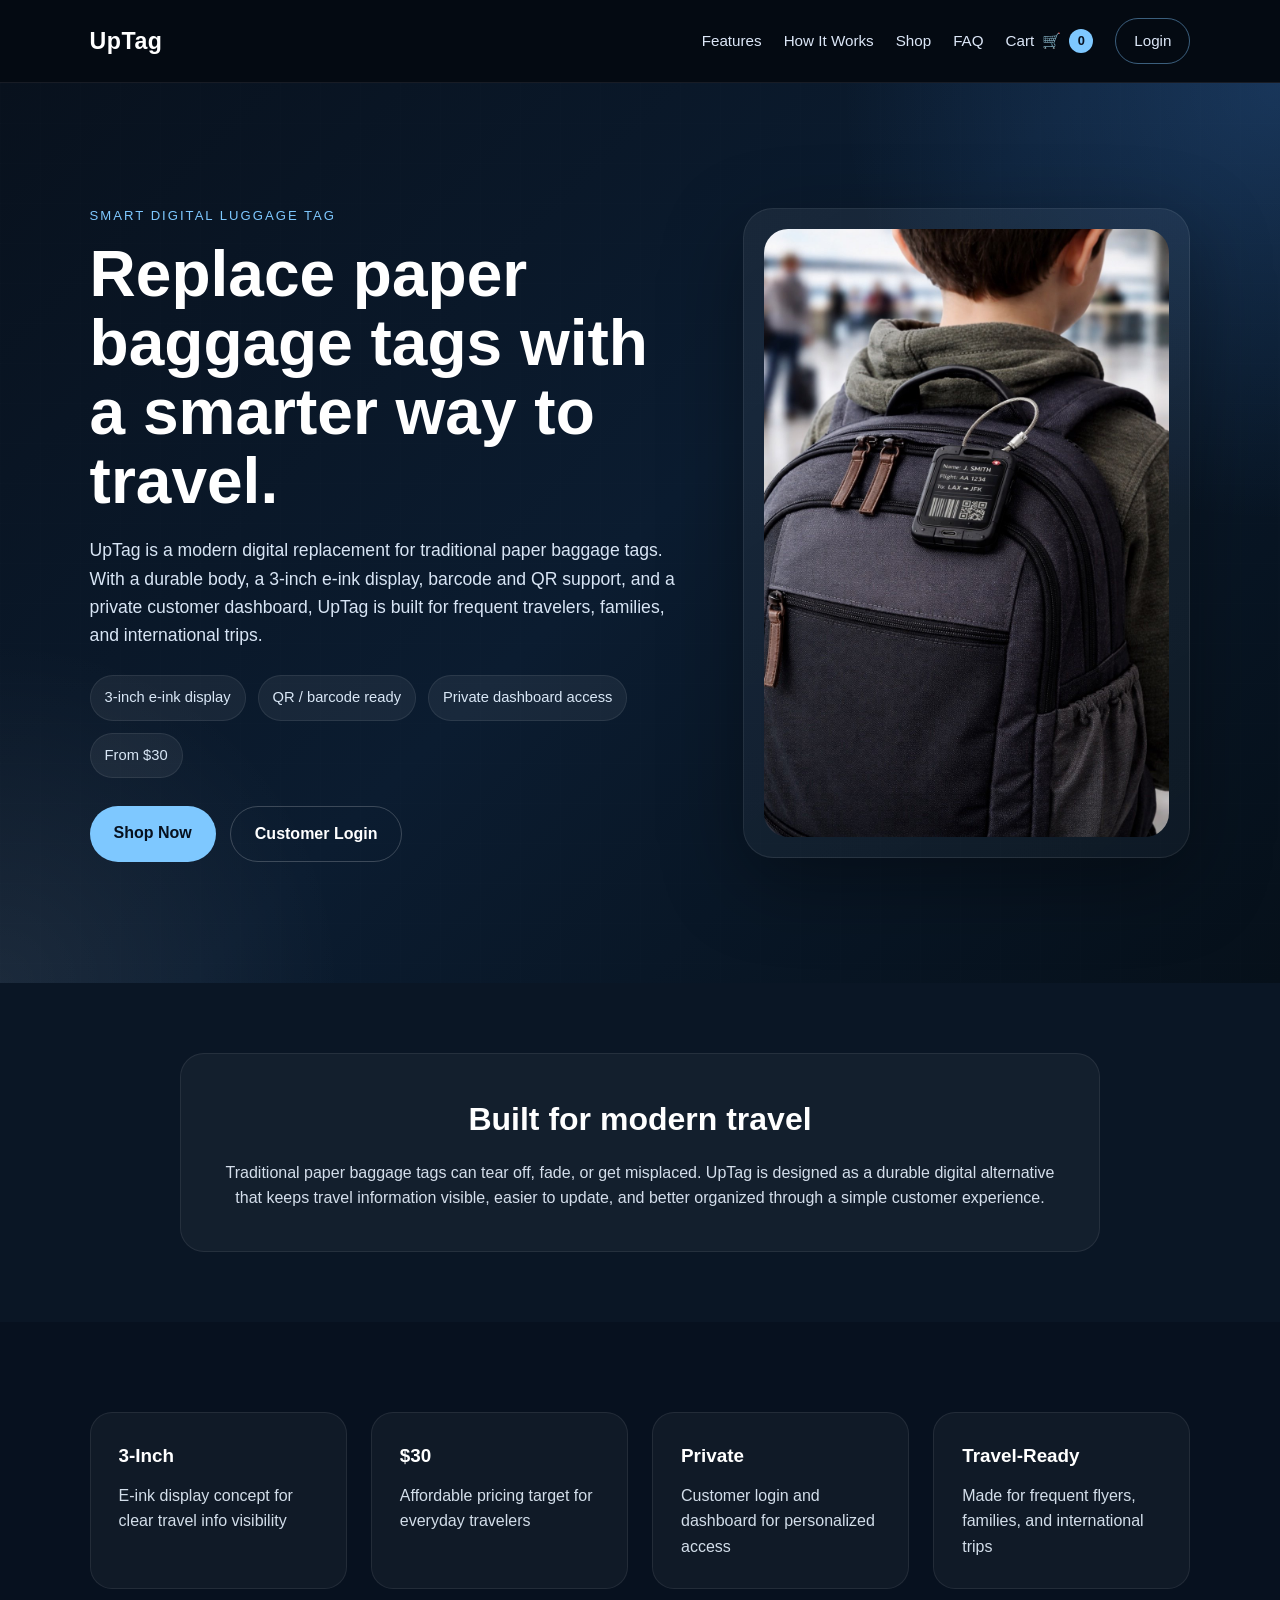
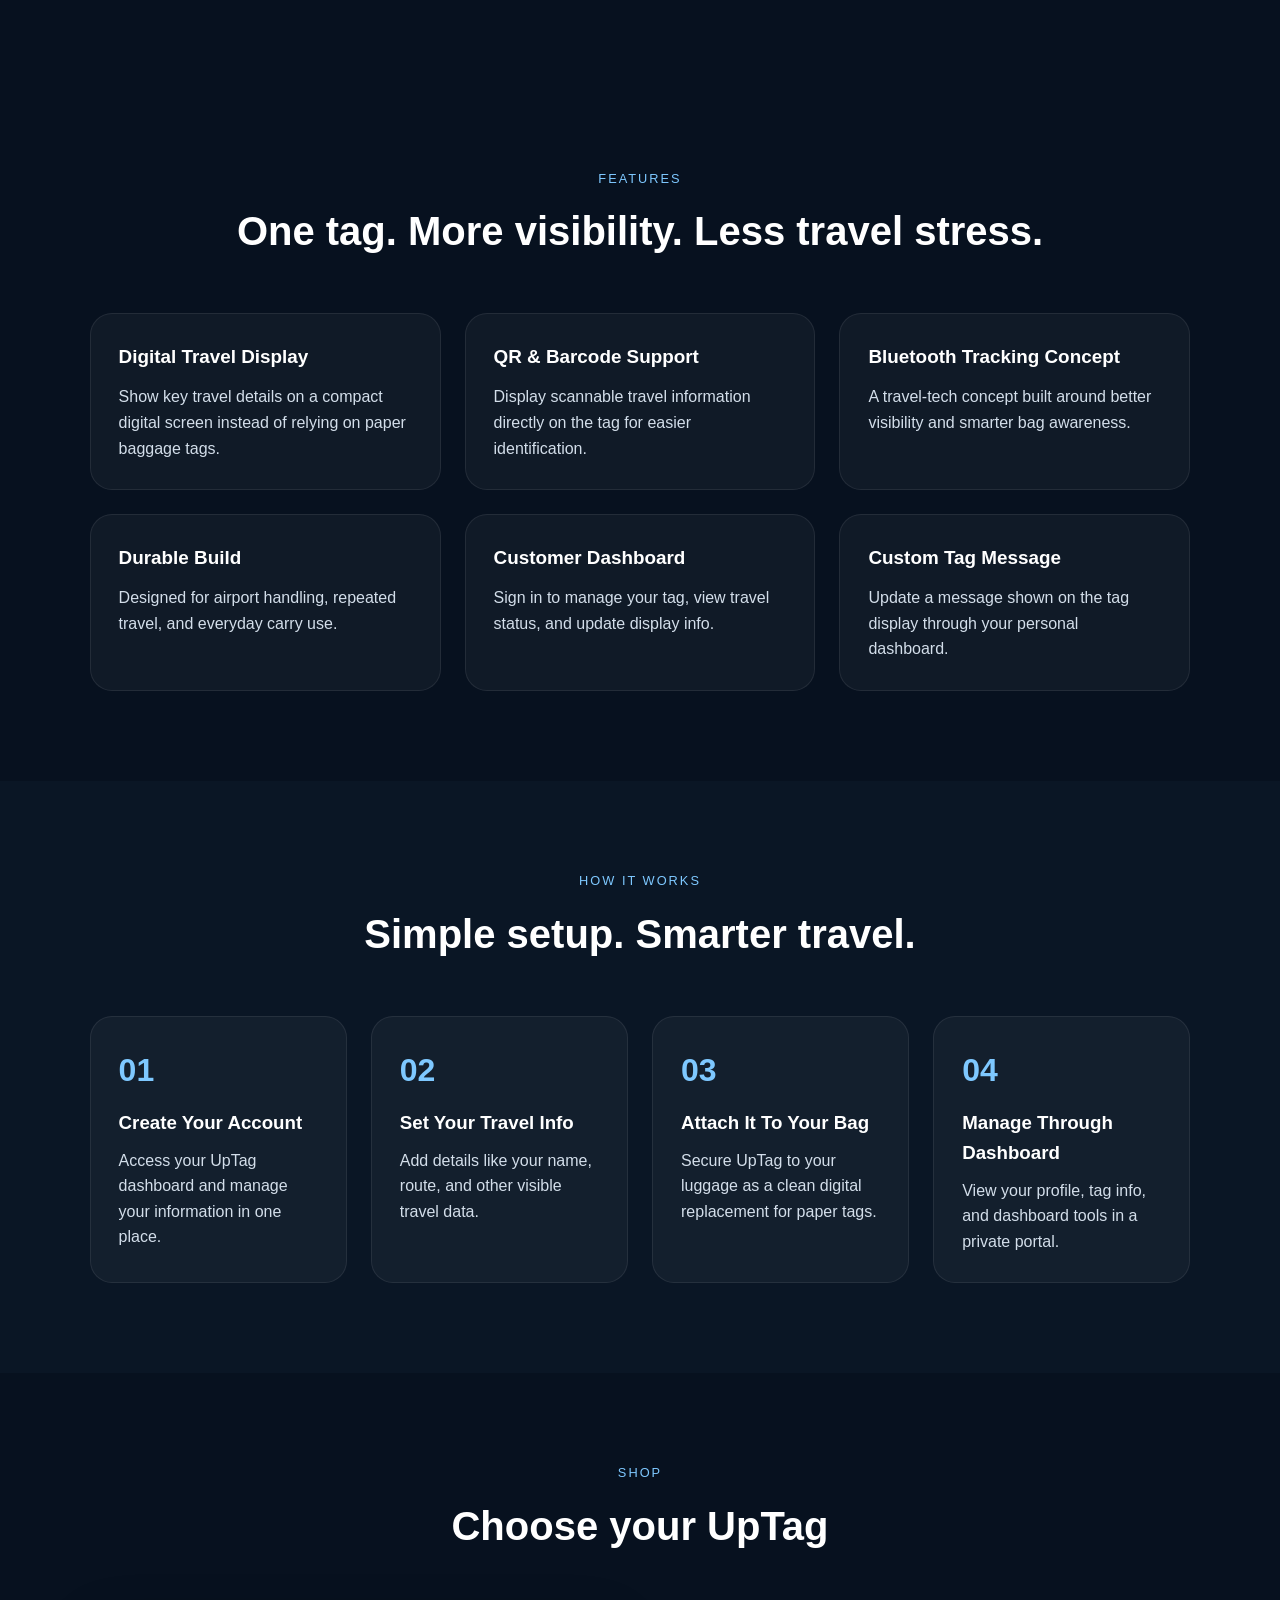
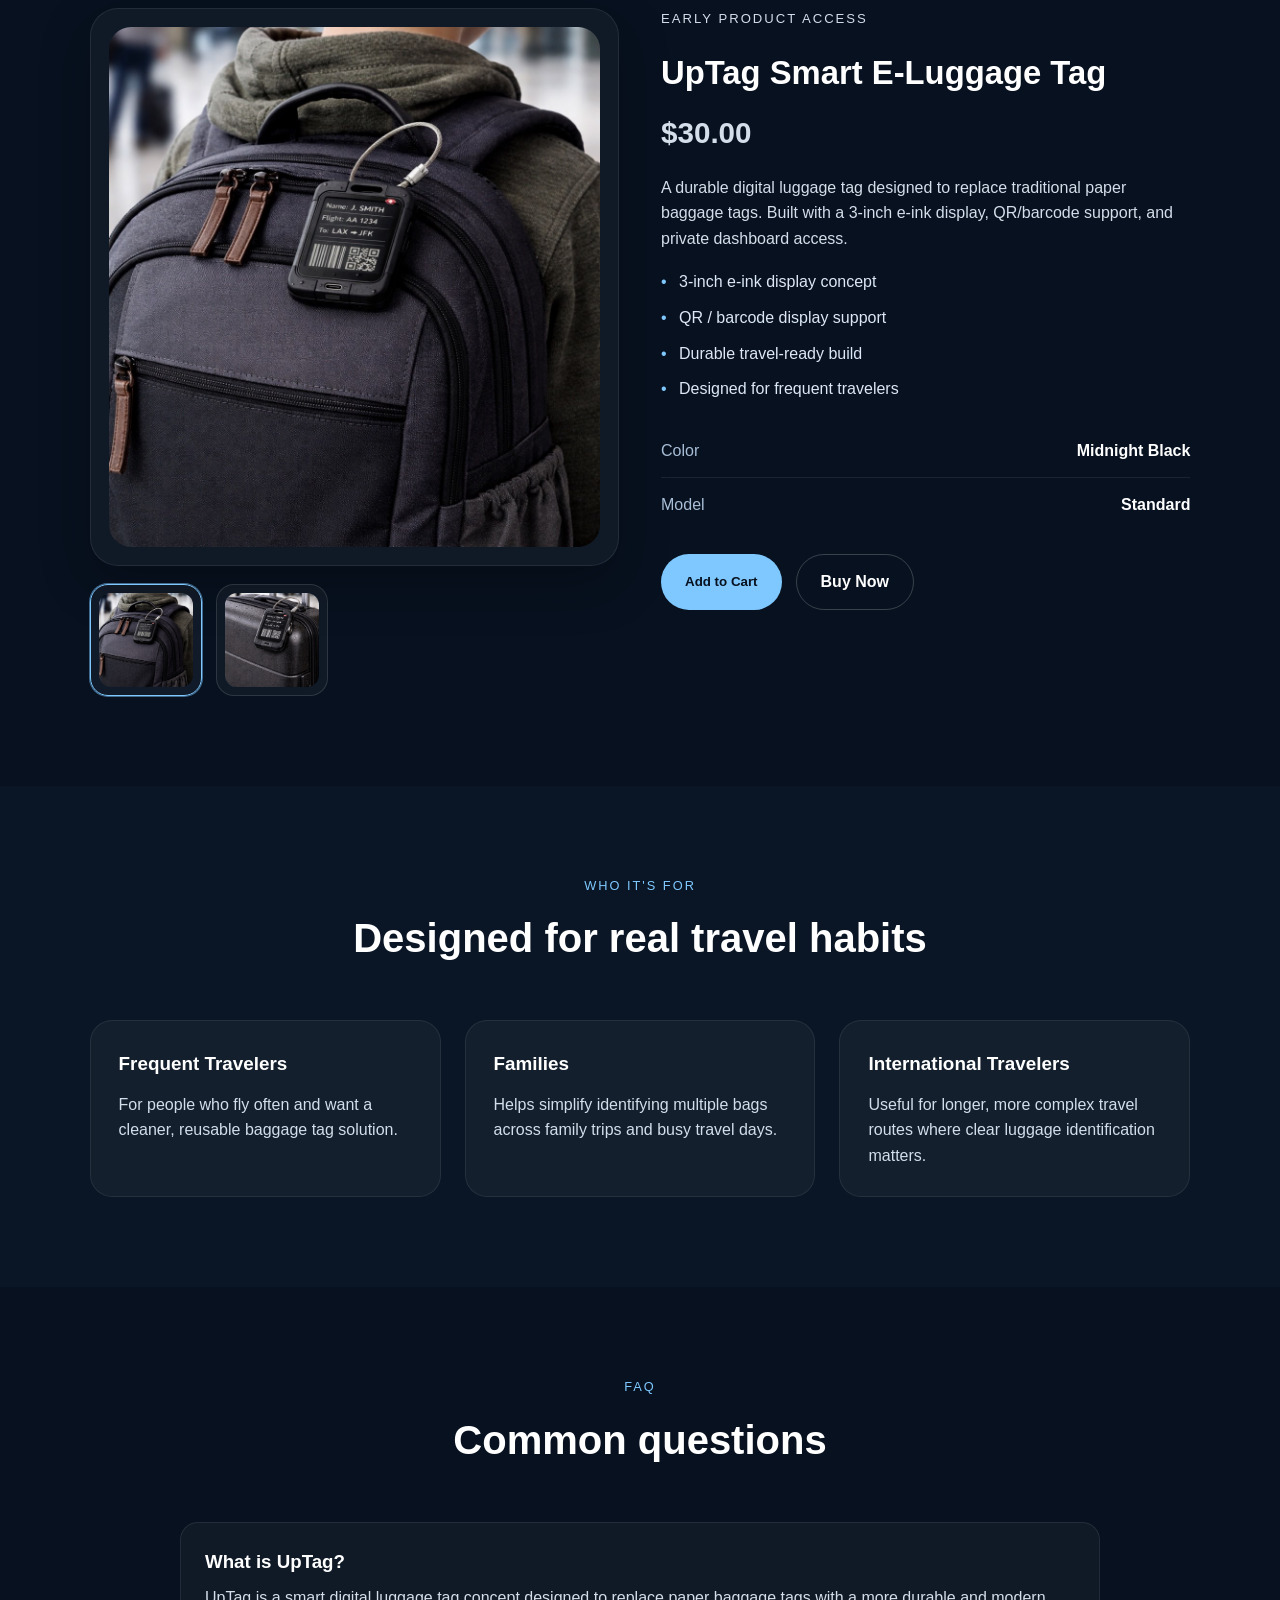
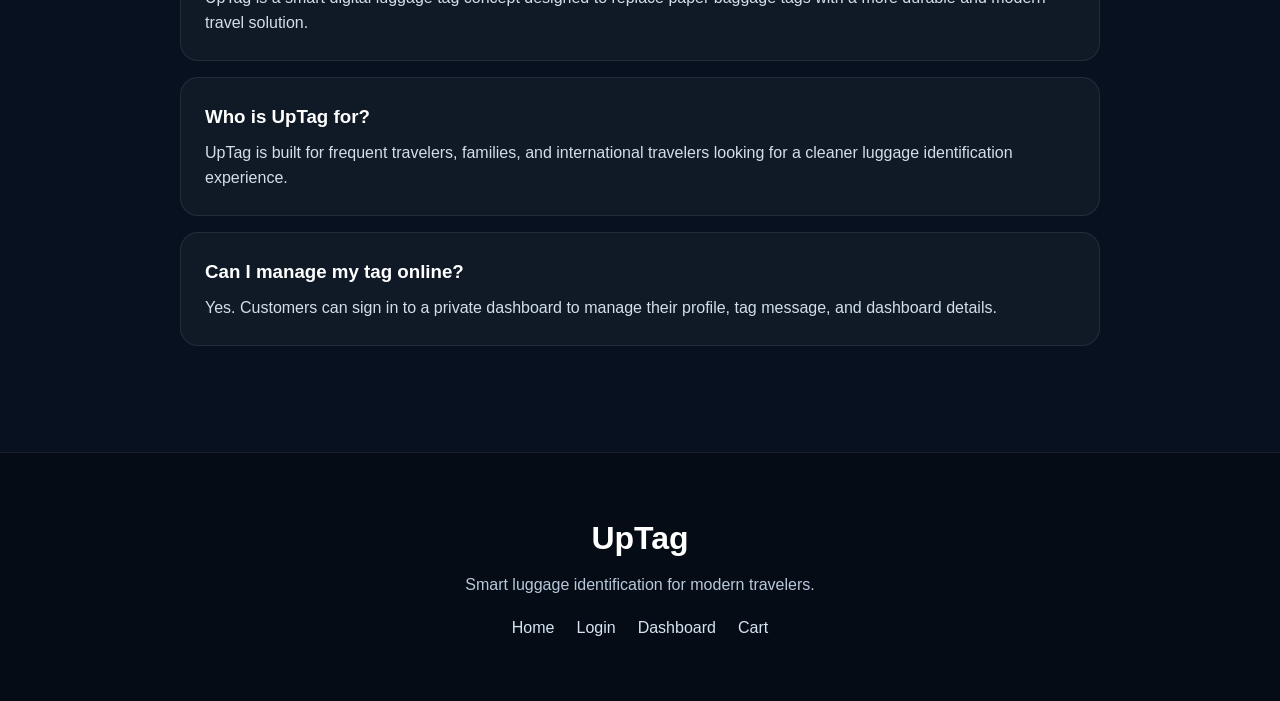
<file: index.html>
<!DOCTYPE html>
<html lang="en">
<head>
  <meta charset="UTF-8" />
  <meta name="viewport" content="width=device-width, initial-scale=1.0" />
  <title>UpTag | Smart Digital Luggage Tag</title>
  <meta
    name="description"
    content="UpTag is a smart digital luggage tag with a 3-inch e-ink display, QR and barcode support, customer dashboard access, and a modern travel-ready design."
  />
  <link rel="stylesheet" href="style.css" />
</head>
<body>
  <header class="navbar">
    <a href="index.html" class="logo">UpTag</a>

    <nav>
      <a href="#features">Features</a>
      <a href="#how">How It Works</a>
      <a href="#shop">Shop</a>
      <a href="#faq">FAQ</a>
      <a href="buy.html" class="cart-link">
        Cart
        <span class="cart-icon">🛒</span>
        <span id="cartCount" class="cart-count">0</span>
      </a>
      <a href="login.html" class="nav-login">Login</a>
    </nav>
  </header>

  <section class="hero">
    <div class="hero-overlay"></div>

    <div class="hero-content hero-grid">
      <div class="hero-copy">
        <p class="eyebrow">SMART DIGITAL LUGGAGE TAG</p>
        <h1>Replace paper baggage tags with a smarter way to travel.</h1>
        <p class="hero-text">
          UpTag is a modern digital replacement for traditional paper baggage tags.
          With a durable body, a 3-inch e-ink display, barcode and QR support,
          and a private customer dashboard, UpTag is built for frequent travelers,
          families, and international trips.
        </p>

        <div class="hero-points">
          <span>3-inch e-ink display</span>
          <span>QR / barcode ready</span>
          <span>Private dashboard access</span>
          <span>From $30</span>
        </div>

        <div class="hero-buttons">
          <a href="#shop" class="btn btn-primary">Shop Now</a>
          <a href="login.html" class="btn btn-secondary">Customer Login</a>
        </div>
      </div>

      <div class="hero-visual">
        <div class="hero-visual-card">
          <img
            src="./images/image.png"
            alt="UpTag attached to suitcase"
            class="hero-product-image"
          />
        </div>
      </div>
    </div>
  </section>

  <section class="intro">
    <div class="intro-card">
      <h2>Built for modern travel</h2>
      <p>
        Traditional paper baggage tags can tear off, fade, or get misplaced.
        UpTag is designed as a durable digital alternative that keeps travel
        information visible, easier to update, and better organized through a
        simple customer experience.
      </p>
    </div>
  </section>

  <section class="section stats-section">
    <div class="stats-grid">
      <div class="stat-card">
        <h3>3-Inch</h3>
        <p>E-ink display concept for clear travel info visibility</p>
      </div>
      <div class="stat-card">
        <h3>$30</h3>
        <p>Affordable pricing target for everyday travelers</p>
      </div>
      <div class="stat-card">
        <h3>Private</h3>
        <p>Customer login and dashboard for personalized access</p>
      </div>
      <div class="stat-card">
        <h3>Travel-Ready</h3>
        <p>Made for frequent flyers, families, and international trips</p>
      </div>
    </div>
  </section>

  <section id="features" class="section">
    <div class="section-title">
      <p>FEATURES</p>
      <h2>One tag. More visibility. Less travel stress.</h2>
    </div>

    <div class="feature-grid">
      <div class="feature-card">
        <h3>Digital Travel Display</h3>
        <p>
          Show key travel details on a compact digital screen instead of relying
          on paper baggage tags.
        </p>
      </div>

      <div class="feature-card">
        <h3>QR & Barcode Support</h3>
        <p>
          Display scannable travel information directly on the tag for easier
          identification.
        </p>
      </div>

      <div class="feature-card">
        <h3>Bluetooth Tracking Concept</h3>
        <p>
          A travel-tech concept built around better visibility and smarter bag
          awareness.
        </p>
      </div>

      <div class="feature-card">
        <h3>Durable Build</h3>
        <p>
          Designed for airport handling, repeated travel, and everyday carry use.
        </p>
      </div>

      <div class="feature-card">
        <h3>Customer Dashboard</h3>
        <p>
          Sign in to manage your tag, view travel status, and update display info.
        </p>
      </div>

      <div class="feature-card">
        <h3>Custom Tag Message</h3>
        <p>
          Update a message shown on the tag display through your personal dashboard.
        </p>
      </div>
    </div>
  </section>

  <section id="how" class="section alt-section">
    <div class="section-title">
      <p>HOW IT WORKS</p>
      <h2>Simple setup. Smarter travel.</h2>
    </div>

    <div class="steps">
      <div class="step">
        <span>01</span>
        <h3>Create Your Account</h3>
        <p>Access your UpTag dashboard and manage your information in one place.</p>
      </div>

      <div class="step">
        <span>02</span>
        <h3>Set Your Travel Info</h3>
        <p>Add details like your name, route, and other visible travel data.</p>
      </div>

      <div class="step">
        <span>03</span>
        <h3>Attach It To Your Bag</h3>
        <p>Secure UpTag to your luggage as a clean digital replacement for paper tags.</p>
      </div>

      <div class="step">
        <span>04</span>
        <h3>Manage Through Dashboard</h3>
        <p>View your profile, tag info, and dashboard tools in a private portal.</p>
      </div>
    </div>
  </section>

  <section id="shop" class="section">
    <div class="section-title">
      <p>SHOP</p>
      <h2>Choose your UpTag</h2>
    </div>

    <div class="product-card shop-card">
      <div class="product-gallery-wrap">
        <div class="product-image-main">
          <img
            id="mainProductImage"
            src="./images/image.png"
            alt="UpTag attached to suitcase"
            class="product-photo featured-photo"
          />
        </div>

        <div class="product-thumbs">
          <button
            type="button"
            class="thumb-btn active-thumb"
            data-image="./images/image.png"
            data-alt="UpTag attached to suitcase"
          >
            <img src="./images/image.png" alt="Suitcase view" class="thumb-photo" />
          </button>

          <button
            type="button"
            class="thumb-btn"
            data-image="./images/image-2.png"
            data-alt="UpTag attached to backpack"
          >
            <img src="./images/image-2.png" alt="Backpack view" class="thumb-photo" />
          </button>
        </div>
      </div>

      <div class="product-info">
        <p class="eyebrow">EARLY PRODUCT ACCESS</p>
        <h3>UpTag Smart E-Luggage Tag</h3>
        <p class="price">$30.00</p>

        <p>
          A durable digital luggage tag designed to replace traditional paper baggage tags.
          Built with a 3-inch e-ink display, QR/barcode support, and private dashboard access.
        </p>

        <ul class="product-highlights">
          <li>3-inch e-ink display concept</li>
          <li>QR / barcode display support</li>
          <li>Durable travel-ready build</li>
          <li>Designed for frequent travelers</li>
        </ul>

        <div class="fixed-product-info">
          <div class="status-row">
            <span>Color</span>
            <strong>Midnight Black</strong>
          </div>

          <div class="status-row">
            <span>Model</span>
            <strong>Standard</strong>
          </div>
        </div>

        <div class="shop-buttons">
          <button class="btn btn-primary" type="button" id="addToCartBtn">Add to Cart</button>
          <a href="buy.html" class="btn btn-secondary" id="buyNowBtn">Buy Now</a>
        </div>

        <p id="cartMessage" class="site-message"></p>
      </div>
    </div>
  </section>

  <section class="section alt-section audience-section">
    <div class="section-title">
      <p>WHO IT'S FOR</p>
      <h2>Designed for real travel habits</h2>
    </div>

    <div class="audience-grid">
      <div class="feature-card">
        <h3>Frequent Travelers</h3>
        <p>For people who fly often and want a cleaner, reusable baggage tag solution.</p>
      </div>
      <div class="feature-card">
        <h3>Families</h3>
        <p>Helps simplify identifying multiple bags across family trips and busy travel days.</p>
      </div>
      <div class="feature-card">
        <h3>International Travelers</h3>
        <p>Useful for longer, more complex travel routes where clear luggage identification matters.</p>
      </div>
    </div>
  </section>

  <section id="faq" class="section">
    <div class="section-title">
      <p>FAQ</p>
      <h2>Common questions</h2>
    </div>

    <div class="faq-list">
      <div class="faq-item">
        <h3>What is UpTag?</h3>
        <p>
          UpTag is a smart digital luggage tag concept designed to replace paper
          baggage tags with a more durable and modern travel solution.
        </p>
      </div>

      <div class="faq-item">
        <h3>Who is UpTag for?</h3>
        <p>
          UpTag is built for frequent travelers, families, and international
          travelers looking for a cleaner luggage identification experience.
        </p>
      </div>

      <div class="faq-item">
        <h3>Can I manage my tag online?</h3>
        <p>
          Yes. Customers can sign in to a private dashboard to manage their
          profile, tag message, and dashboard details.
        </p>
      </div>
    </div>
  </section>

  <footer class="footer">
    <h2>UpTag</h2>
    <p>Smart luggage identification for modern travelers.</p>

    <div class="footer-links">
      <a href="index.html">Home</a>
      <a href="login.html">Login</a>
      <a href="dashboard.html">Dashboard</a>
      <a href="buy.html">Cart</a>
    </div>
  </footer>

  <script src="script.js"></script>
</body>
</html>
</file>
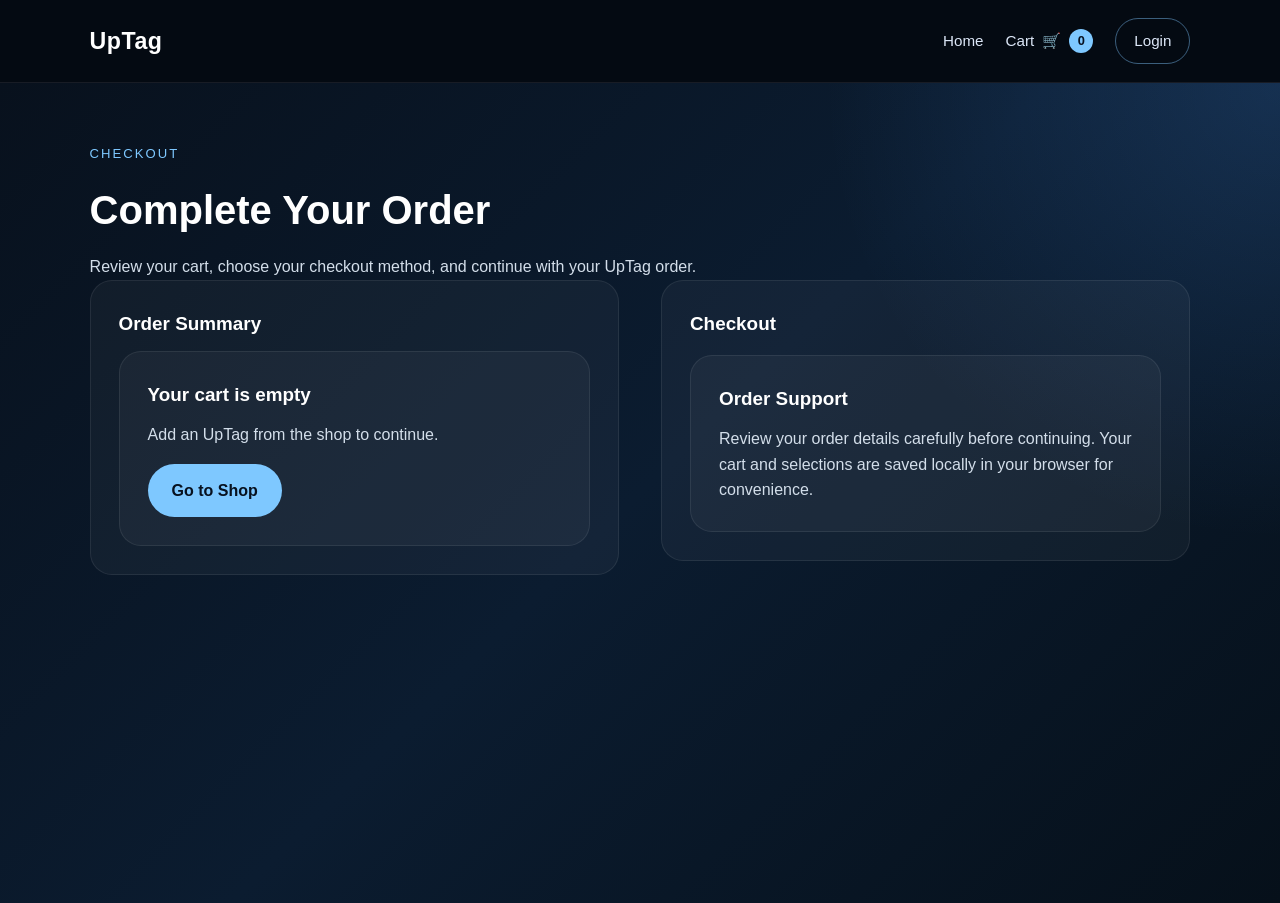
<file: buy.html>
<!DOCTYPE html>
<html lang="en">
<head>
  <meta charset="UTF-8" />
  <meta name="viewport" content="width=device-width, initial-scale=1.0" />
  <title>Buy UpTag</title>
  <link rel="stylesheet" href="style.css" />
</head>
<body>
  <header class="navbar">
    <a href="index.html" class="logo">UpTag</a>
    <nav>
      <a href="index.html">Home</a>
      <a href="buy.html" class="cart-link">
        Cart
        <span class="cart-icon">🛒</span>
        <span id="cartCount" class="cart-count">0</span>
      </a>
      <a href="login.html" class="nav-login">Login</a>
    </nav>
  </header>

  <section class="dashboard-page">
    <div class="dashboard-wrap">
      <div class="dashboard-header">
        <p class="eyebrow">CHECKOUT</p>
        <h1>Complete Your Order</h1>
        <p class="dashboard-text">
          Review your cart, choose your checkout method, and continue with your UpTag order.
        </p>
      </div>

      <div class="product-card buy-layout">
        <div class="dashboard-card">
          <h3>Order Summary</h3>

          <div id="emptyCartMessage" class="info-box hidden">
            <h3>Your cart is empty</h3>
            <p>Add an UpTag from the shop to continue.</p>
            <a href="index.html#shop" class="btn btn-primary top-space">Go to Shop</a>
          </div>

          <div id="cartSummaryBox">
            <div class="status-row">
              <span>Product</span>
              <strong id="buyProductName">UpTag Smart E-Luggage Tag</strong>
            </div>
            <div class="status-row">
              <span>Model</span>
              <strong id="buyModel">Standard</strong>
            </div>
            <div class="status-row">
              <span>Color</span>
              <strong id="buyColor">Midnight Black</strong>
            </div>
            <div class="status-row">
              <span>Quantity</span>
              <strong id="buyQuantity">1</strong>
            </div>
            <div class="status-row">
              <span>Subtotal</span>
              <strong id="buySubtotal">$30.00</strong>
            </div>
            <div class="status-row">
              <span>Shipping</span>
              <strong id="buyShipping">Free</strong>
            </div>
            <div class="status-row total-row">
              <span>Total</span>
              <strong id="buyTotal">$30.00</strong>
            </div>

            <div class="buy-page-actions">
              <button type="button" class="btn btn-secondary full-width" id="clearCartBtn">
                Clear Cart
              </button>
            </div>

            <div class="buy-product-preview buy-photo-preview">
              <img
                src="./images/image.png"
                alt="UpTag attached to suitcase"
                class="buy-product-photo"
              />
            </div>
          </div>
        </div>

        <div class="dashboard-card">
          <h3>Checkout</h3>

          <div id="checkoutSection">
            <button type="button" class="pay-btn apple-pay-btn" id="applePayBtn"> Pay</button>
            <button type="button" class="pay-btn google-pay-btn" id="googlePayBtn">G Pay</button>

            <div class="buy-divider">
              <span>or continue with card</span>
            </div>

            <form id="cardCheckoutForm" class="login-form">
              <label for="fullName">Full Name</label>
              <input type="text" id="fullName" placeholder="Enter your full name" required />

              <label for="emailAddress">Email</label>
              <input type="email" id="emailAddress" placeholder="Enter your email" required />

              <label for="cardNumber">Card Number</label>
              <input type="text" id="cardNumber" placeholder="1234 5678 9012 3456" required />

              <div class="card-row">
                <div>
                  <label for="expiry">Expiry</label>
                  <input type="text" id="expiry" placeholder="MM/YY" required />
                </div>
                <div>
                  <label for="cvv">CVV</label>
                  <input type="text" id="cvv" placeholder="123" required />
                </div>
              </div>

              <label for="billingZip">Billing ZIP</label>
              <input type="text" id="billingZip" placeholder="ZIP Code" required />

              <button type="submit" class="btn btn-primary full-width" id="payButtonText">
                Place Order
              </button>
            </form>

            <p id="buyMessage" class="site-message"></p>
          </div>

          <div class="info-box small-box">
            <h3>Order Support</h3>
            <p>
              Review your order details carefully before continuing. Your cart and
              selections are saved locally in your browser for convenience.
            </p>
          </div>
        </div>
      </div>
    </div>
  </section>

  <script src="script.js"></script>
</body>
</html>
</file>
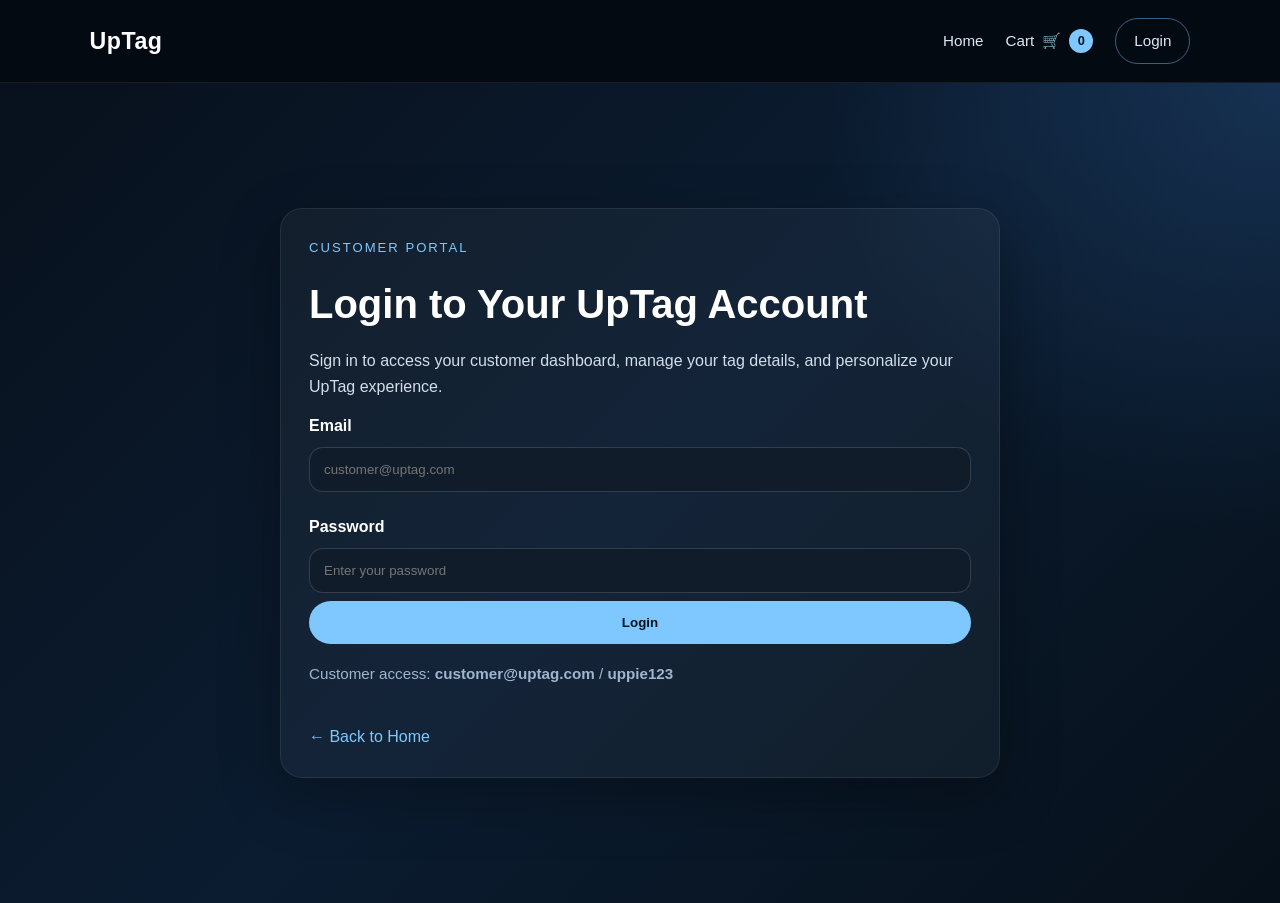
<file: dashboard.html>
<!DOCTYPE html>
<html lang="en">
<head>
  <meta charset="UTF-8" />
  <meta name="viewport" content="width=device-width, initial-scale=1.0" />
  <title>UpTag Dashboard</title>
  <link rel="stylesheet" href="style.css" />
</head>
<body>
  <header class="navbar">
    <a href="index.html" class="logo">UpTag</a>
    <nav>
      <a href="index.html">Home</a>
      <a href="dashboard.html">Dashboard</a>
      <a href="#tracking-section">Tracking</a>
      <a href="#profile-section">Profile</a>
      <a href="buy.html" class="cart-link">
        Cart
        <span class="cart-icon">🛒</span>
        <span id="cartCount" class="cart-count">0</span>
      </a>
      <a href="#" id="logoutBtn" class="nav-login">Logout</a>
    </nav>
  </header>

  <section class="dashboard-page">
    <div class="dashboard-wrap">
      <div class="dashboard-header">
        <p class="eyebrow">CUSTOMER DASHBOARD</p>
        <h1>Welcome back, <span id="customerName">Customer</span></h1>
        <p class="dashboard-text">
          View your tag, manage your profile, and check travel status from one place.
        </p>
      </div>

      <div class="dashboard-grid top-grid">
        <div class="dashboard-card">
          <h3>Profile</h3>
          <div class="status-row">
            <span>Full Name</span>
            <strong id="profileNameDisplay">Customer</strong>
          </div>
          <div class="status-row">
            <span>Email</span>
            <strong id="customerEmail">customer@uptag.com</strong>
          </div>
          <div class="status-row">
            <span>Phone</span>
            <strong id="customerPhone">(555) 014-7788</strong>
          </div>
        </div>

        <div class="dashboard-card">
          <h3>Tag Info</h3>
          <div class="status-row">
            <span>Tag ID</span>
            <strong id="dashTagId">UP1001</strong>
          </div>
          <div class="status-row">
            <span>Tag Nickname</span>
            <strong id="customerTagNickname">Main Travel Tag</strong>
          </div>
        </div>
      </div>

      <div id="tracking-section" class="private-section">
        <div class="section-title left-title">
          <p>TRACKING OVERVIEW</p>
          <h2>Your travel status</h2>
        </div>

        <div class="flight-board-card">
          <div class="flight-board-top">
            <div>
              <p class="board-label">FLIGHT</p>
              <h3 id="dashFlight">UA 248</h3>
            </div>

            <div class="flight-status-pill">
              <span class="status-dot"></span>
              <span id="dashStatus">Boarding in 42 min</span>
            </div>
          </div>

          <div class="route-line-wrap">
            <div class="airport-block">
              <p class="airport-code" id="dashDepartureCode">JFK</p>
              <p class="airport-meta">Departure</p>
            </div>

            <div class="route-line">
              <span class="route-line-bar"></span>
              <span class="route-plane">✈</span>
            </div>

            <div class="airport-block align-right">
              <p class="airport-code" id="dashArrivalCode">LAX</p>
              <p class="airport-meta">Arrival</p>
            </div>
          </div>

          <div class="tracking-stats-grid">
            <div class="mini-stat-card">
              <p class="mini-stat-label">Route</p>
              <h4 id="dashRoute">JFK → LAX</h4>
            </div>

            <div class="mini-stat-card">
              <p class="mini-stat-label">Departure</p>
              <h4 id="dashDeparture">7:40 PM</h4>
            </div>

            <div class="mini-stat-card">
              <p class="mini-stat-label">Gate</p>
              <h4 id="dashGate">B12</h4>
            </div>

            <div class="mini-stat-card">
              <p class="mini-stat-label">Baggage</p>
              <h4 id="dashBaggage">Checked In</h4>
            </div>
          </div>
        </div>
      </div>

      <div class="private-section">
        <div class="section-title left-title">
          <p>EDIT TRAVEL INFO</p>
          <h2>Customize your travel details</h2>
        </div>

        <div class="profile-section">
          <div class="profile-card">
            <h3>Edit Travel Info</h3>

            <form id="travelInfoForm" class="login-form">
              <label for="editFlight">Flight</label>
              <input type="text" id="editFlight" placeholder="UA 248" />

              <label for="editRoute">Route</label>
              <input type="text" id="editRoute" placeholder="JFK → LAX" />

              <label for="editDeparture">Departure</label>
              <input type="text" id="editDeparture" placeholder="7:40 PM" />

              <label for="editGate">Gate</label>
              <input type="text" id="editGate" placeholder="B12" />

              <label for="editBaggage">Baggage</label>
              <input type="text" id="editBaggage" placeholder="Checked In" />

              <label for="editStatus">Status</label>
              <input type="text" id="editStatus" placeholder="Boarding in 42 min" />

              <button type="submit" class="btn btn-primary full-width">Save Travel Info</button>
            </form>

            <p id="travelInfoMessage" class="site-message"></p>
          </div>

          <div class="profile-card">
            <h3>Travel Info Actions</h3>
            <button type="button" class="btn btn-secondary full-width small-gap" id="resetTravelInfoBtn">
              Reset Travel Info
            </button>

            <div class="info-box small-box">
              <h3>Local Changes</h3>
              <p>
                Your travel info changes are saved locally in this browser for the selected tag code.
              </p>
            </div>
          </div>
        </div>
      </div>

      <div class="private-section">
        <div class="section-title left-title">
          <p>TAG DISPLAY</p>
          <h2>Message or image shown on your tag</h2>
        </div>

        <div class="profile-section">
          <div class="profile-card">
            <h3>Update Tag Display</h3>

            <form id="tagMessageForm" class="login-form">
              <label for="tagMessageInput">Display Message</label>
              <input
                type="text"
                id="tagMessageInput"
                maxlength="40"
                placeholder="Type a short message for your tag"
              />

              <button type="submit" class="btn btn-primary full-width">
                Update Text
              </button>
            </form>

            <div class="tag-display-tools">
              <h3 class="tool-subtitle">Display Mode</h3>

              <div class="mode-buttons">
                <button type="button" class="btn btn-secondary" id="textModeBtn">
                  Use Text
                </button>
                <button type="button" class="btn btn-secondary" id="imageModeBtn">
                  Use Image
                </button>
              </div>

              <label for="tagImageInput">Upload Tag Image</label>
              <input type="file" id="tagImageInput" accept="image/*" />

              <button type="button" class="btn btn-secondary full-width" id="removeTagImageBtn">
                Remove Image
              </button>
            </div>

            <p id="tagMessageStatus" class="site-message"></p>
          </div>

          <div class="profile-card">
            <h3>Tag Screen Preview</h3>

            <div class="tag-display-box">
              <div class="tag-display-screen">
                <p class="tag-display-label">UPTAG DISPLAY</p>

                <div id="tagTextPreviewWrap" class="tag-display-content">
                  <div id="tagDisplayPreview" class="tag-display-text">Boarding Soon</div>
                </div>

                <div id="tagImagePreviewWrap" class="tag-display-image-wrap hidden">
                  <img id="tagImagePreview" src="" alt="Uploaded tag preview" class="tag-display-image" />
                </div>
              </div>
            </div>

            <p id="tagModeLabel" class="tag-mode-label">Current mode: Text</p>
          </div>
        </div>
      </div>

      <div class="private-section">
        <div class="section-title left-title">
          <p>TRACK OTHER TAG</p>
          <h2>Search another tag</h2>
        </div>

        <div class="profile-section">
          <div class="profile-card">
            <h3>Tag Search</h3>

            <form id="otherTagForm" class="login-form">
              <label for="otherTagCode">Enter Tag Code</label>
              <input
                type="text"
                id="otherTagCode"
                placeholder="Try UP1001, UP1002, UP2001, or UP3001"
              />

              <button type="submit" class="btn btn-primary full-width">
                Search Tag
              </button>
            </form>

            <p id="otherTagMessage" class="site-message"></p>
          </div>

          <div class="profile-card">
            <h3>Available Codes</h3>
            <div class="info-box small-box code-list-box">
              <p>UP1001</p>
              <p>UP1002</p>
              <p>UP2001</p>
              <p>UP3001</p>
            </div>
          </div>
        </div>

        <div id="otherTagResult" class="flight-board-card other-flight-board hidden">
          <div class="flight-board-top">
            <div>
              <p class="board-label">OWNER</p>
              <h3 id="otherOwner">-</h3>
            </div>

            <div class="flight-status-pill">
              <span class="status-dot"></span>
              <span id="otherStatus">-</span>
            </div>
          </div>

          <div class="route-line-wrap">
            <div class="airport-block">
              <p class="airport-code" id="otherDepartureCode">---</p>
              <p class="airport-meta">Departure</p>
            </div>

            <div class="route-line">
              <span class="route-line-bar"></span>
              <span class="route-plane">✈</span>
            </div>

            <div class="airport-block align-right">
              <p class="airport-code" id="otherArrivalCode">---</p>
              <p class="airport-meta">Arrival</p>
            </div>
          </div>

          <div class="tracking-stats-grid">
            <div class="mini-stat-card">
              <p class="mini-stat-label">Tag ID</p>
              <h4 id="otherTagId">-</h4>
            </div>

            <div class="mini-stat-card">
              <p class="mini-stat-label">Flight</p>
              <h4 id="otherFlight">-</h4>
            </div>

            <div class="mini-stat-card">
              <p class="mini-stat-label">Route</p>
              <h4 id="otherRoute">-</h4>
            </div>

            <div class="mini-stat-card">
              <p class="mini-stat-label">Departure</p>
              <h4 id="otherDeparture">-</h4>
            </div>

            <div class="mini-stat-card">
              <p class="mini-stat-label">Gate</p>
              <h4 id="otherGate">-</h4>
            </div>

            <div class="mini-stat-card">
              <p class="mini-stat-label">Baggage</p>
              <h4 id="otherBaggage">-</h4>
            </div>
          </div>
        </div>
      </div>

      <div id="profile-section" class="profile-section profile-bottom">
        <div class="profile-card">
          <h3>Edit Profile</h3>

          <form id="profileForm" class="login-form">
            <label for="editName">Full Name</label>
            <input type="text" id="editName" placeholder="Enter your name" />

            <label for="editPhone">Phone Number</label>
            <input type="text" id="editPhone" placeholder="Enter your phone number" />

            <label for="editTagNickname">Tag Nickname</label>
            <input type="text" id="editTagNickname" placeholder="Enter tag nickname" />

            <label for="editTagId">Tag Code</label>
            <input type="text" id="editTagId" placeholder="UP1001" />

            <button type="submit" class="btn btn-primary full-width">Save Changes</button>
          </form>

          <p id="profileMessage" class="site-message"></p>
        </div>

        <div class="profile-card">
          <h3>Account Actions</h3>
          <button
            type="button"
            class="btn btn-secondary full-width small-gap"
            id="resetProfileBtn"
          >
            Reset Profile
          </button>

          <div class="info-box small-box">
            <h3>Account Access</h3>
            <p>
              Your dashboard keeps your profile information, tag details, and display settings in one place.
            </p>
          </div>
        </div>
      </div>

      <div class="info-box dashboard-note">
        <h3>UpTag Dashboard</h3>
        <p>
          Travel details, tag controls, and luggage visibility in one streamlined view.
        </p>
      </div>
    </div>
  </section>

  <script src="script.js"></script>
</body>
</html>
</file>
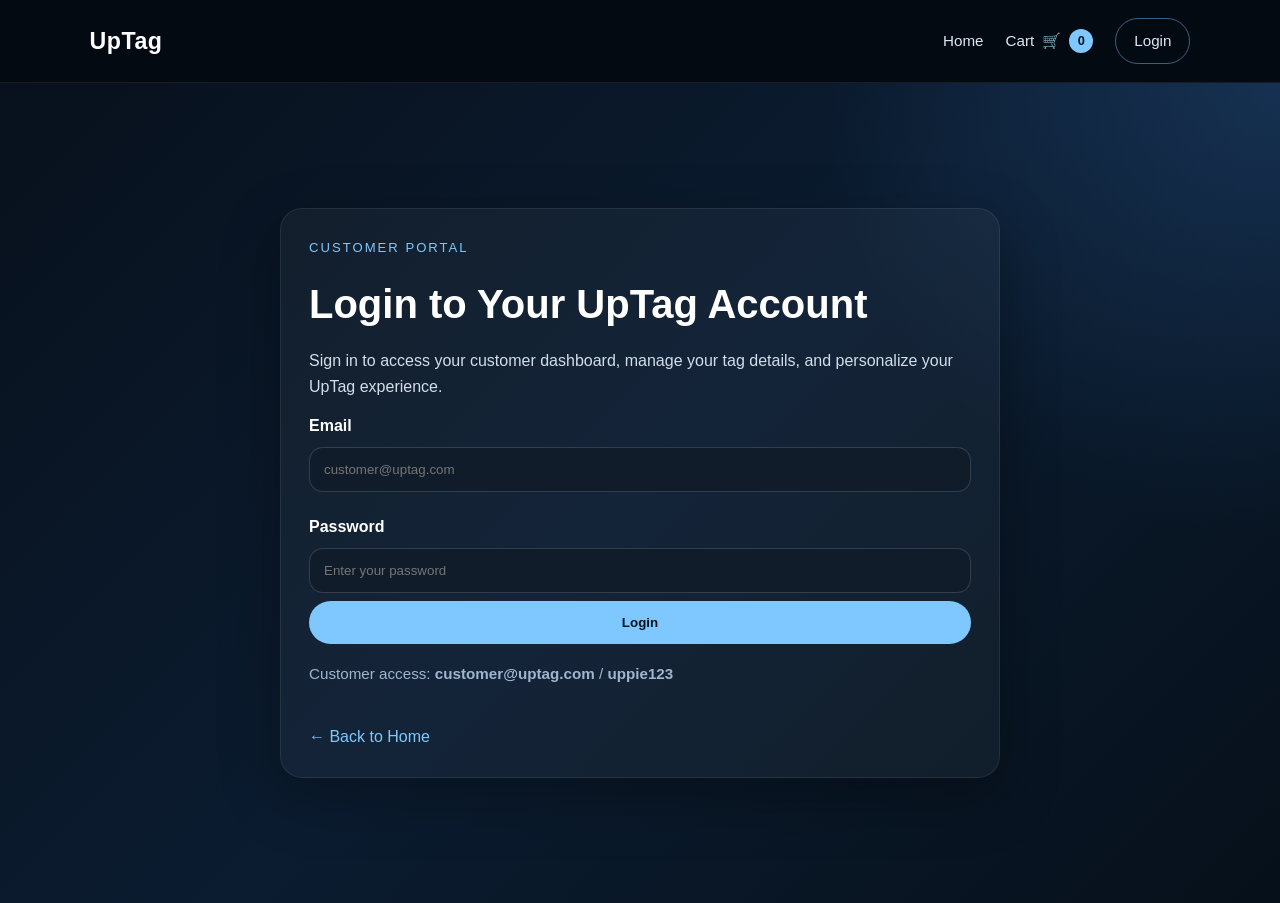
<file: login.html>
<!DOCTYPE html>
<html lang="en">
<head>
  <meta charset="UTF-8" />
  <meta name="viewport" content="width=device-width, initial-scale=1.0" />
  <title>UpTag Login</title>
  <link rel="stylesheet" href="style.css" />
</head>
<body>
  <header class="navbar">
    <a href="index.html" class="logo">UpTag</a>
    <nav>
      <a href="index.html">Home</a>
      <a href="buy.html" class="cart-link">
        Cart
        <span class="cart-icon">🛒</span>
        <span id="cartCount" class="cart-count">0</span>
      </a>
      <a href="login.html" class="nav-login">Login</a>
    </nav>
  </header>

  <section class="login-page">
    <div class="login-page-card">
      <p class="eyebrow">CUSTOMER PORTAL</p>
      <h1>Login to Your UpTag Account</h1>
      <p class="login-page-text">
        Sign in to access your customer dashboard, manage your tag details,
        and personalize your UpTag experience.
      </p>

      <form id="loginForm" class="login-form">
        <label for="email">Email</label>
        <input type="email" id="email" placeholder="customer@uptag.com" required />

        <label for="password">Password</label>
        <input type="password" id="password" placeholder="Enter your password" required />

        <button type="submit" class="btn btn-primary full-width">Login</button>
      </form>

      <p class="demo-credentials">
        Customer access: <strong>customer@uptag.com</strong> / <strong>uppie123</strong>
      </p>

      <p id="loginMessage" class="site-message"></p>

      <a href="index.html" class="back-link">← Back to Home</a>
    </div>
  </section>

  <script src="script.js"></script>
</body>
</html>
</file>
<file: style.css>
* {
  margin: 0;
  padding: 0;
  box-sizing: border-box;
}

html {
  scroll-behavior: smooth;
}

body {
  font-family: Arial, Helvetica, sans-serif;
  background: #07111f;
  color: #ffffff;
  line-height: 1.6;
}

a {
  text-decoration: none;
  color: inherit;
}

img {
  display: block;
  max-width: 100%;
}

.hidden {
  display: none !important;
}

.navbar {
  position: sticky;
  top: 0;
  z-index: 1000;
  background: rgba(5, 10, 18, 0.88);
  backdrop-filter: blur(10px);
  display: flex;
  justify-content: space-between;
  align-items: center;
  padding: 18px 7%;
  border-bottom: 1px solid rgba(255, 255, 255, 0.08);
}

.logo {
  font-size: 1.45rem;
  font-weight: 700;
  letter-spacing: 0.5px;
}

.navbar nav {
  display: flex;
  gap: 22px;
  align-items: center;
  flex-wrap: wrap;
}

.navbar nav a {
  color: #dce7f7;
  font-size: 0.95rem;
  transition: color 0.25s ease;
}

.navbar nav a:hover {
  color: #7ec8ff;
}

.nav-login {
  padding: 10px 18px;
  border: 1px solid rgba(126, 200, 255, 0.45);
  border-radius: 999px;
}

.cart-link {
  display: inline-flex;
  align-items: center;
  gap: 8px;
}

.cart-icon {
  font-size: 0.95rem;
}

.cart-count {
  min-width: 24px;
  height: 24px;
  padding: 0 7px;
  border-radius: 999px;
  display: inline-flex;
  align-items: center;
  justify-content: center;
  background: #7ec8ff;
  color: #07111f;
  font-size: 0.8rem;
  font-weight: 700;
}

.hero {
  min-height: 100vh;
  display: flex;
  align-items: center;
  justify-content: center;
  padding: 90px 7%;
  position: relative;
  overflow: hidden;
  background:
    radial-gradient(circle at top right, rgba(76, 155, 255, 0.22), transparent 28%),
    radial-gradient(circle at bottom left, rgba(255, 255, 255, 0.07), transparent 22%),
    linear-gradient(135deg, #08111d, #0b1c30, #06101a);
}

.hero-overlay {
  position: absolute;
  inset: 0;
  background:
    linear-gradient(rgba(255, 255, 255, 0.03) 1px, transparent 1px),
    linear-gradient(90deg, rgba(255, 255, 255, 0.03) 1px, transparent 1px);
  background-size: 40px 40px;
  opacity: 0.24;
}

.hero-content {
  position: relative;
  z-index: 2;
  width: 100%;
  max-width: 1220px;
}

.hero-grid {
  display: grid;
  grid-template-columns: 1.15fr 0.85fr;
  gap: 48px;
  align-items: center;
}

.hero-copy h1 {
  font-size: 4rem;
  line-height: 1.08;
  margin-bottom: 20px;
  max-width: 760px;
}

.eyebrow {
  color: #7ec8ff;
  letter-spacing: 2px;
  font-size: 0.82rem;
  margin-bottom: 14px;
}

.hero-text {
  font-size: 1.1rem;
  color: #d8e5f5;
  max-width: 700px;
  margin-bottom: 26px;
}

.hero-points {
  display: flex;
  flex-wrap: wrap;
  gap: 12px;
  margin-bottom: 28px;
}

.hero-points span {
  background: rgba(255, 255, 255, 0.06);
  border: 1px solid rgba(255, 255, 255, 0.08);
  color: #d9e7f6;
  padding: 10px 14px;
  border-radius: 999px;
  font-size: 0.92rem;
}

.hero-buttons,
.shop-buttons,
.profile-section {
  display: flex;
  gap: 14px;
  flex-wrap: wrap;
}

.hero-visual {
  display: flex;
  justify-content: center;
}

.hero-visual-card {
  width: 100%;
  max-width: 460px;
  background: linear-gradient(145deg, rgba(255,255,255,0.06), rgba(255,255,255,0.03));
  border: 1px solid rgba(255,255,255,0.08);
  border-radius: 30px;
  padding: 20px;
  box-shadow: 0 24px 80px rgba(0, 0, 0, 0.35);
}

.hero-product-image {
  width: 100%;
  border-radius: 24px;
  object-fit: cover;
}

.hero-buttons {
  justify-content: flex-start;
}

.btn {
  padding: 14px 24px;
  border-radius: 999px;
  font-weight: 700;
  border: none;
  cursor: pointer;
  transition: transform 0.25s ease, background 0.25s ease, opacity 0.25s ease;
  display: inline-block;
  text-align: center;
}

.btn:hover {
  transform: translateY(-2px);
}

.btn-primary {
  background: #7ec8ff;
  color: #07111f;
}

.btn-primary:hover {
  background: #9bd6ff;
}

.btn-secondary {
  border: 1px solid rgba(255, 255, 255, 0.2);
  color: #ffffff;
  background: transparent;
}

.btn-secondary:hover {
  background: rgba(255, 255, 255, 0.08);
}

.full-width {
  width: 100%;
}

.top-space {
  margin-top: 16px;
}

.small-gap {
  margin-bottom: 12px;
}

.intro {
  padding: 70px 7%;
  background: #0a1625;
}

.intro-card {
  max-width: 920px;
  margin: 0 auto;
  background: rgba(255, 255, 255, 0.04);
  border: 1px solid rgba(255, 255, 255, 0.08);
  border-radius: 24px;
  padding: 40px;
  text-align: center;
}

.intro-card h2 {
  font-size: 2rem;
  margin-bottom: 14px;
}

.intro-card p {
  color: #d4deeb;
}

.section {
  padding: 90px 7%;
}

.alt-section {
  background: #0a1625;
}

.section-title {
  text-align: center;
  margin-bottom: 50px;
}

.section-title p {
  color: #7ec8ff;
  letter-spacing: 2px;
  font-size: 0.8rem;
  margin-bottom: 10px;
}

.section-title h2 {
  font-size: 2.5rem;
}

.left-title {
  text-align: left;
  margin-bottom: 24px;
}

.stats-grid,
.feature-grid,
.steps,
.dashboard-grid,
.audience-grid {
  display: grid;
  gap: 24px;
}

.stats-grid {
  grid-template-columns: repeat(4, 1fr);
}

.feature-grid {
  grid-template-columns: repeat(3, 1fr);
}

.steps {
  grid-template-columns: repeat(4, 1fr);
}

.dashboard-grid {
  grid-template-columns: repeat(2, 1fr);
  margin-top: 26px;
}

.audience-grid {
  grid-template-columns: repeat(3, 1fr);
}

.feature-card,
.dashboard-card,
.profile-card,
.login-page-card,
.stat-card,
.info-box {
  background: rgba(255, 255, 255, 0.04);
  border: 1px solid rgba(255, 255, 255, 0.08);
  border-radius: 22px;
  padding: 28px;
}

.feature-card h3,
.dashboard-card h3,
.profile-card h3,
.stat-card h3,
.info-box h3 {
  margin-bottom: 12px;
  font-size: 1.18rem;
}

.feature-card p,
.dashboard-text,
.login-page-text,
.stat-card p,
.info-box p {
  color: #d3deea;
}

.step {
  background: rgba(255,255,255,0.04);
  padding: 28px;
  border-radius: 22px;
  border: 1px solid rgba(255,255,255,0.08);
}

.step span {
  display: inline-block;
  font-size: 2rem;
  color: #7ec8ff;
  margin-bottom: 12px;
  font-weight: 700;
}

.step h3 {
  margin-bottom: 10px;
}

.step p {
  color: #d3deea;
}

.product-card {
  display: grid;
  grid-template-columns: 1fr 1fr;
  gap: 42px;
  align-items: center;
  max-width: 1120px;
  margin: 0 auto;
}

.shop-card {
  align-items: start;
}

.product-gallery-wrap {
  display: flex;
  flex-direction: column;
  gap: 18px;
}

.product-image-main {
  background: rgba(255,255,255,0.04);
  border: 1px solid rgba(255,255,255,0.08);
  border-radius: 28px;
  padding: 18px;
  box-shadow: 0 18px 50px rgba(0, 0, 0, 0.28);
}

.product-photo,
.buy-product-photo {
  width: 100%;
  border-radius: 22px;
  object-fit: cover;
}

.featured-photo {
  min-height: 420px;
  max-height: 520px;
}

.product-thumbs {
  display: flex;
  gap: 14px;
}

.thumb-btn {
  width: 112px;
  height: 112px;
  border-radius: 18px;
  border: 1px solid rgba(255,255,255,0.12);
  background: rgba(255,255,255,0.04);
  padding: 8px;
  cursor: pointer;
  transition: border-color 0.25s ease, transform 0.25s ease;
}

.thumb-btn:hover {
  transform: translateY(-2px);
  border-color: rgba(126, 200, 255, 0.7);
}

.active-thumb {
  border-color: #7ec8ff;
  box-shadow: 0 0 0 1px rgba(126, 200, 255, 0.5);
}

.thumb-photo {
  width: 100%;
  height: 100%;
  border-radius: 12px;
  object-fit: cover;
}

.product-info h3 {
  font-size: 2.05rem;
  margin-bottom: 10px;
}

.price {
  font-size: 1.85rem;
  font-weight: 700;
  color: #7ec8ff;
  margin-bottom: 18px;
}

.product-info p {
  color: #d3deea;
  margin-bottom: 18px;
}

.product-highlights {
  list-style: none;
  margin-bottom: 22px;
  display: grid;
  gap: 10px;
}

.product-highlights li {
  color: #dce7f7;
  padding-left: 18px;
  position: relative;
}

.product-highlights li::before {
  content: "•";
  position: absolute;
  left: 0;
  color: #7ec8ff;
}

.product-info label,
.login-form label {
  display: block;
  margin: 14px 0 8px;
  font-weight: 600;
}

.product-info select,
.login-form input {
  width: 100%;
  padding: 14px;
  border-radius: 14px;
  border: 1px solid rgba(255,255,255,0.15);
  background: #101c2a;
  color: #ffffff;
  margin-bottom: 8px;
  outline: none;
}

.product-info select:focus,
.login-form input:focus {
  border-color: rgba(126, 200, 255, 0.8);
}

.site-message,
.demo-credentials {
  margin-top: 18px;
  font-size: 0.95rem;
  color: #9fb6cf;
}

.faq-list {
  max-width: 920px;
  margin: 0 auto;
}

.faq-item {
  background: rgba(255,255,255,0.04);
  border: 1px solid rgba(255,255,255,0.08);
  padding: 24px;
  border-radius: 18px;
  margin-bottom: 16px;
}

.faq-item h3 {
  margin-bottom: 8px;
}

.faq-item p {
  color: #d3deea;
}

.login-page,
.dashboard-page {
  min-height: calc(100vh - 80px);
  padding: 60px 7%;
  background:
    radial-gradient(circle at top right, rgba(76, 155, 255, 0.18), transparent 30%),
    linear-gradient(135deg, #08111d, #0b1c30, #06101a);
}

.login-page {
  display: flex;
  align-items: center;
  justify-content: center;
}

.login-page-card {
  width: 100%;
  max-width: 720px;
  box-shadow: 0 20px 60px rgba(0,0,0,0.3);
}

.login-page-card h1,
.dashboard-header h1 {
  font-size: 2.5rem;
  margin-bottom: 12px;
}

.back-link {
  display: inline-block;
  margin-top: 20px;
  color: #7ec8ff;
}

.dashboard-wrap {
  width: 100%;
  max-width: 1120px;
  margin: 0 auto;
}

.private-section {
  margin-top: 38px;
}

.top-grid {
  margin-top: 30px;
}

.profile-section {
  margin-top: 24px;
  align-items: flex-start;
}

.profile-bottom {
  margin-top: 36px;
}

.profile-card {
  flex: 1 1 360px;
}

.small-box {
  margin-top: 16px;
}

.code-list-box p {
  margin-bottom: 8px;
  font-weight: 700;
  color: #dce7f7;
}

.code-list-box p:last-child {
  margin-bottom: 0;
}

.status-row {
  display: flex;
  justify-content: space-between;
  gap: 20px;
  padding: 14px 0;
  border-bottom: 1px solid rgba(255,255,255,0.08);
}

.status-row:last-child {
  border-bottom: none;
}

.status-row span {
  color: #a8bdd6;
}

.status-active {
  color: #7ec8ff;
}

.total-row strong {
  font-size: 1.1rem;
}

.tracking-card {
  min-height: 220px;
}

.other-tag-result {
  margin-top: 20px;
}

.tag-display-box {
  display: flex;
  justify-content: center;
  align-items: center;
  margin-top: 10px;
}

.tag-display-screen {
  width: 100%;
  max-width: 320px;
  min-height: 180px;
  background: linear-gradient(145deg, #dfe9f2, #f7fbff);
  color: #07111f;
  border-radius: 20px;
  padding: 22px;
  border: 2px solid rgba(126, 200, 255, 0.35);
  box-shadow: 0 16px 40px rgba(0, 0, 0, 0.22);
}

.tag-display-label {
  font-size: 0.75rem;
  letter-spacing: 1.5px;
  color: #5f7488;
  margin-bottom: 14px;
  font-weight: 700;
}

.tag-display-text {
  font-size: 1.6rem;
  font-weight: 700;
  line-height: 1.3;
  word-break: break-word;
}

.buy-layout {
  align-items: flex-start;
}

.buy-page-actions {
  margin-top: 18px;
}

.buy-product-preview {
  margin-top: 24px;
}

.buy-product-photo {
  min-height: 260px;
  max-height: 360px;
}

.pay-btn {
  width: 100%;
  padding: 16px;
  border: none;
  border-radius: 16px;
  font-size: 1rem;
  font-weight: 700;
  cursor: pointer;
  margin-bottom: 14px;
  transition: transform 0.2s ease, opacity 0.2s ease;
}

.pay-btn:hover {
  transform: translateY(-1px);
}

.apple-pay-btn {
  background: #000000;
  color: #ffffff;
}

.google-pay-btn {
  background: #ffffff;
  color: #111111;
  border: 1px solid rgba(0, 0, 0, 0.12);
}

.buy-divider {
  display: flex;
  align-items: center;
  justify-content: center;
  margin: 18px 0;
  color: #9fb6cf;
  font-size: 0.9rem;
}

.buy-divider span {
  position: relative;
  padding: 0 12px;
}

.card-row {
  display: grid;
  grid-template-columns: 1fr 1fr;
  gap: 14px;
}

.footer {
  padding: 60px 7%;
  text-align: center;
  background: #050c15;
  border-top: 1px solid rgba(255,255,255,0.08);
}

.footer h2 {
  font-size: 2rem;
  margin-bottom: 8px;
}

.footer p {
  color: #b8c8db;
  margin-bottom: 18px;
}

.footer-links {
  display: flex;
  justify-content: center;
  gap: 22px;
  flex-wrap: wrap;
  color: #d6e4f3;
}

@media (max-width: 1100px) {
  .hero-grid,
  .stats-grid,
  .feature-grid,
  .steps,
  .dashboard-grid,
  .product-card,
  .audience-grid {
    grid-template-columns: 1fr 1fr;
  }

  .hero-copy h1 {
    font-size: 3.2rem;
  }
}

@media (max-width: 992px) {
  .hero-grid,
  .stats-grid,
  .feature-grid,
  .steps,
  .dashboard-grid,
  .product-card,
  .audience-grid {
    grid-template-columns: 1fr;
  }

  .navbar {
    flex-direction: column;
    gap: 14px;
  }

  .navbar nav {
    justify-content: center;
  }

  .hero-copy h1,
  .login-page-card h1,
  .dashboard-header h1 {
    font-size: 2.65rem;
  }

  .hero-buttons {
    justify-content: flex-start;
  }

  .product-info {
    text-align: left;
  }
}

@media (max-width: 600px) {
  .hero,
  .section,
  .login-page,
  .dashboard-page,
  .intro,
  .footer {
    padding-left: 5%;
    padding-right: 5%;
  }

  .hero-copy h1,
  .login-page-card h1,
  .dashboard-header h1 {
    font-size: 2.1rem;
  }

  .section-title h2,
  .intro-card h2,
  .product-info h3 {
    font-size: 1.8rem;
  }

  .status-row {
    flex-direction: column;
    gap: 6px;
  }

  .login-page-card,
  .feature-card,
  .dashboard-card,
  .profile-card,
  .stat-card,
  .info-box {
    padding: 22px;
  }

  .tag-display-text {
    font-size: 1.3rem;
  }

  .product-thumbs {
    flex-wrap: wrap;
  }

  .thumb-btn {
    width: 90px;
    height: 90px;
  }

  .card-row {
    grid-template-columns: 1fr;
  }
}
.flight-board-card {
  background: linear-gradient(145deg, rgba(255,255,255,0.06), rgba(255,255,255,0.03));
  border: 1px solid rgba(255,255,255,0.08);
  border-radius: 28px;
  padding: 28px;
  box-shadow: 0 18px 50px rgba(0, 0, 0, 0.26);
  margin-top: 24px;
}

.flight-board-top {
  display: flex;
  justify-content: space-between;
  align-items: center;
  gap: 18px;
  margin-bottom: 26px;
  flex-wrap: wrap;
}

.board-label {
  color: #7ec8ff;
  letter-spacing: 2px;
  font-size: 0.78rem;
  margin-bottom: 8px;
}

.flight-board-top h3 {
  font-size: 2rem;
  margin: 0;
}

.flight-status-pill {
  display: inline-flex;
  align-items: center;
  gap: 10px;
  padding: 12px 16px;
  border-radius: 999px;
  background: rgba(126, 200, 255, 0.12);
  border: 1px solid rgba(126, 200, 255, 0.3);
  color: #dff1ff;
  font-weight: 700;
}

.status-dot {
  width: 10px;
  height: 10px;
  border-radius: 999px;
  background: #7ec8ff;
  box-shadow: 0 0 14px rgba(126, 200, 255, 0.9);
}

.route-line-wrap {
  display: grid;
  grid-template-columns: 110px 1fr 110px;
  align-items: center;
  gap: 18px;
  margin-bottom: 26px;
}

.airport-block {
  display: flex;
  flex-direction: column;
}

.align-right {
  text-align: right;
}

.airport-code {
  font-size: 2rem;
  font-weight: 700;
  line-height: 1;
  margin-bottom: 6px;
}

.airport-meta {
  color: #9fb6cf;
  font-size: 0.92rem;
}

.route-line {
  position: relative;
  height: 34px;
  display: flex;
  align-items: center;
}

.route-line-bar {
  width: 100%;
  height: 2px;
  background: linear-gradient(90deg, rgba(126, 200, 255, 0.35), rgba(126, 200, 255, 1), rgba(126, 200, 255, 0.35));
  display: block;
}

.route-plane {
  position: absolute;
  left: 50%;
  top: 50%;
  transform: translate(-50%, -52%);
  font-size: 1.1rem;
  color: #7ec8ff;
  background: #07111f;
  padding: 0 10px;
}

.tracking-stats-grid {
  display: grid;
  grid-template-columns: repeat(4, 1fr);
  gap: 18px;
}

.mini-stat-card {
  background: rgba(255,255,255,0.04);
  border: 1px solid rgba(255,255,255,0.07);
  border-radius: 18px;
  padding: 18px;
}

.mini-stat-label {
  color: #9fb6cf;
  font-size: 0.82rem;
  letter-spacing: 1px;
  text-transform: uppercase;
  margin-bottom: 8px;
}

.mini-stat-card h4 {
  font-size: 1.1rem;
  margin: 0;
  line-height: 1.35;
}

.other-flight-board {
  margin-top: 20px;
}

.fixed-product-info {
  margin-bottom: 22px;
}

@media (max-width: 992px) {
  .tracking-stats-grid {
    grid-template-columns: repeat(2, 1fr);
  }

  .route-line-wrap {
    grid-template-columns: 1fr;
    text-align: center;
  }

  .align-right {
    text-align: center;
  }

  .airport-block {
    align-items: center;
  }
}

@media (max-width: 600px) {
  .tracking-stats-grid {
    grid-template-columns: 1fr;
  }

  .flight-board-top h3 {
    font-size: 1.6rem;
  }

  .airport-code {
    font-size: 1.6rem;
  }

  .flight-board-card {
    padding: 22px;
  }
}
.tag-display-tools {
  margin-top: 20px;
}

.tool-subtitle {
  margin-bottom: 12px;
  font-size: 1rem;
}

.mode-buttons {
  display: flex;
  gap: 12px;
  flex-wrap: wrap;
  margin-bottom: 16px;
}

.tag-display-content,
.tag-display-image-wrap {
  width: 100%;
  min-height: 110px;
  display: flex;
  align-items: center;
  justify-content: center;
}

.tag-display-image-wrap {
  margin-top: 6px;
}

.tag-display-image {
  max-width: 100%;
  max-height: 110px;
  object-fit: contain;
  border-radius: 12px;
}

.tag-mode-label {
  margin-top: 14px;
  color: #9fb6cf;
  font-size: 0.95rem;
}

#tagImageInput {
  width: 100%;
  padding: 14px;
  border-radius: 14px;
  border: 1px solid rgba(255,255,255,0.15);
  background: #101c2a;
  color: #ffffff;
  margin: 8px 0 14px;
}
</file>
